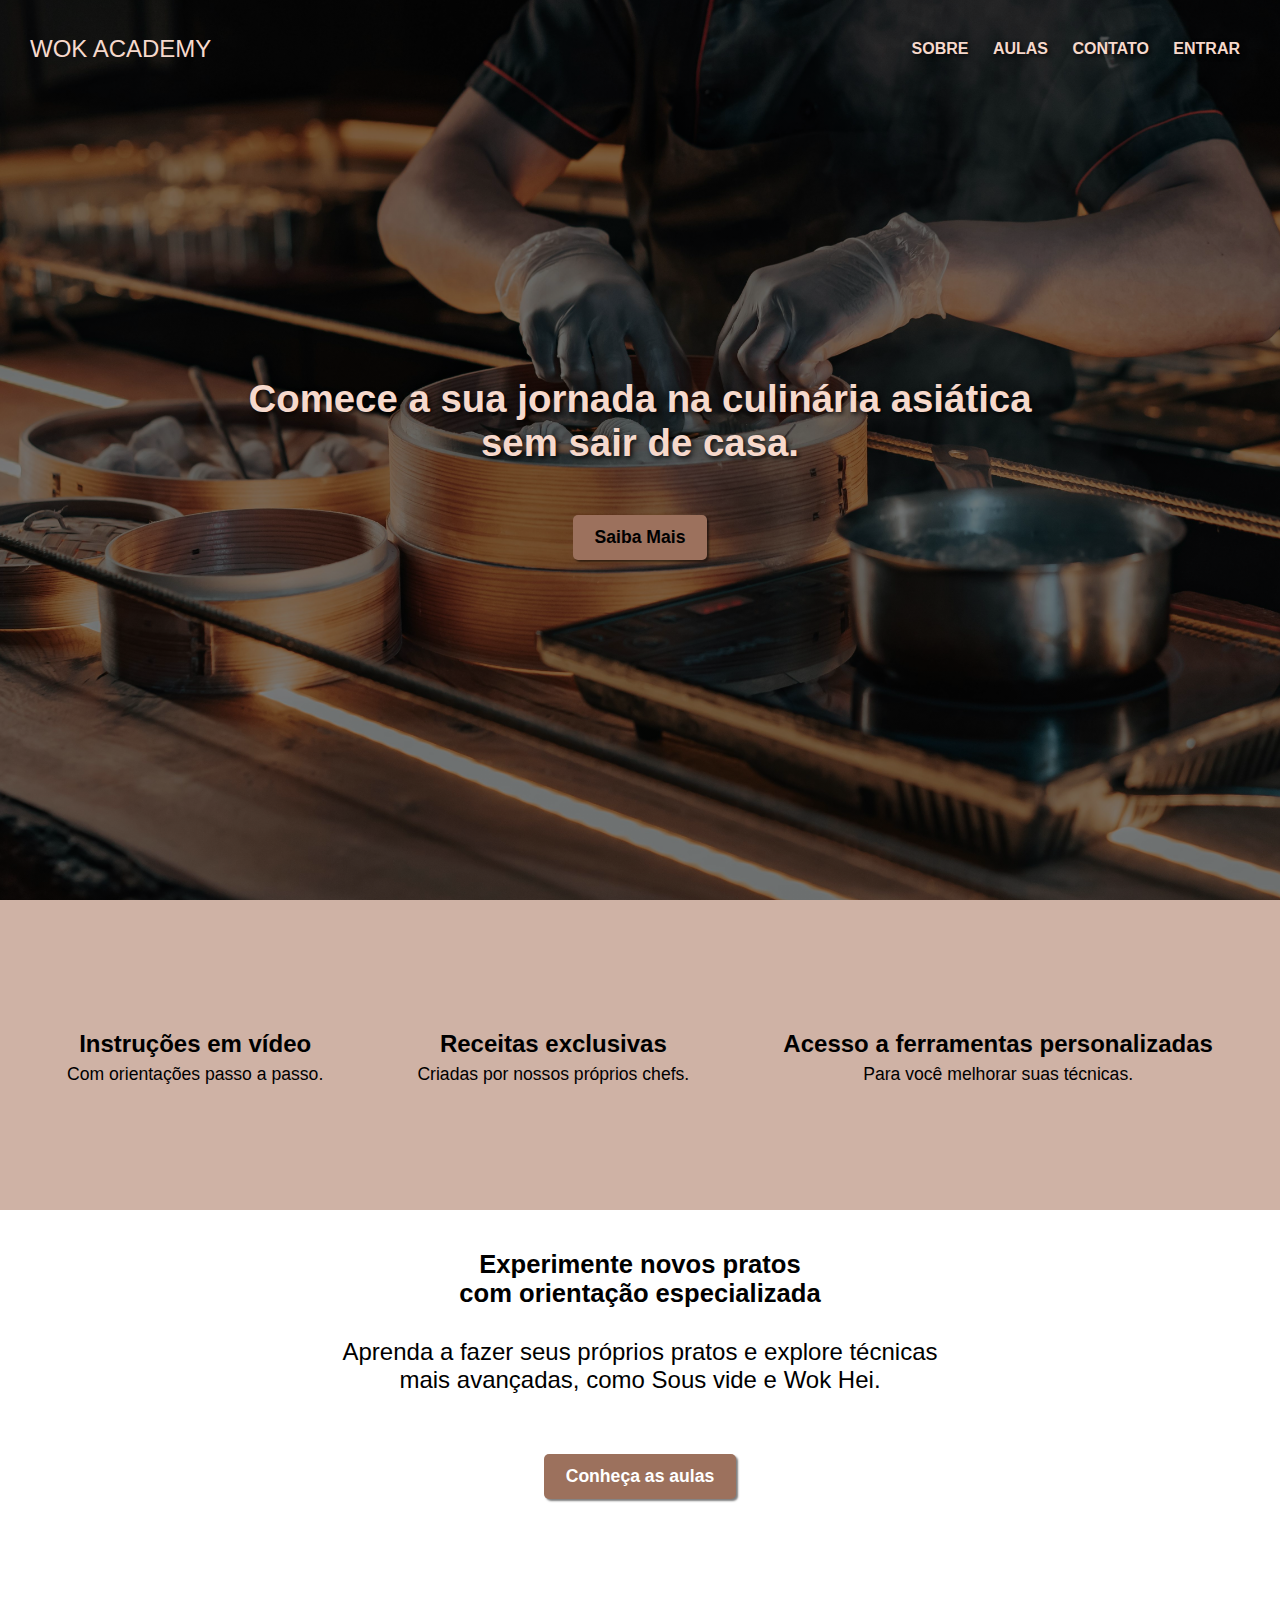
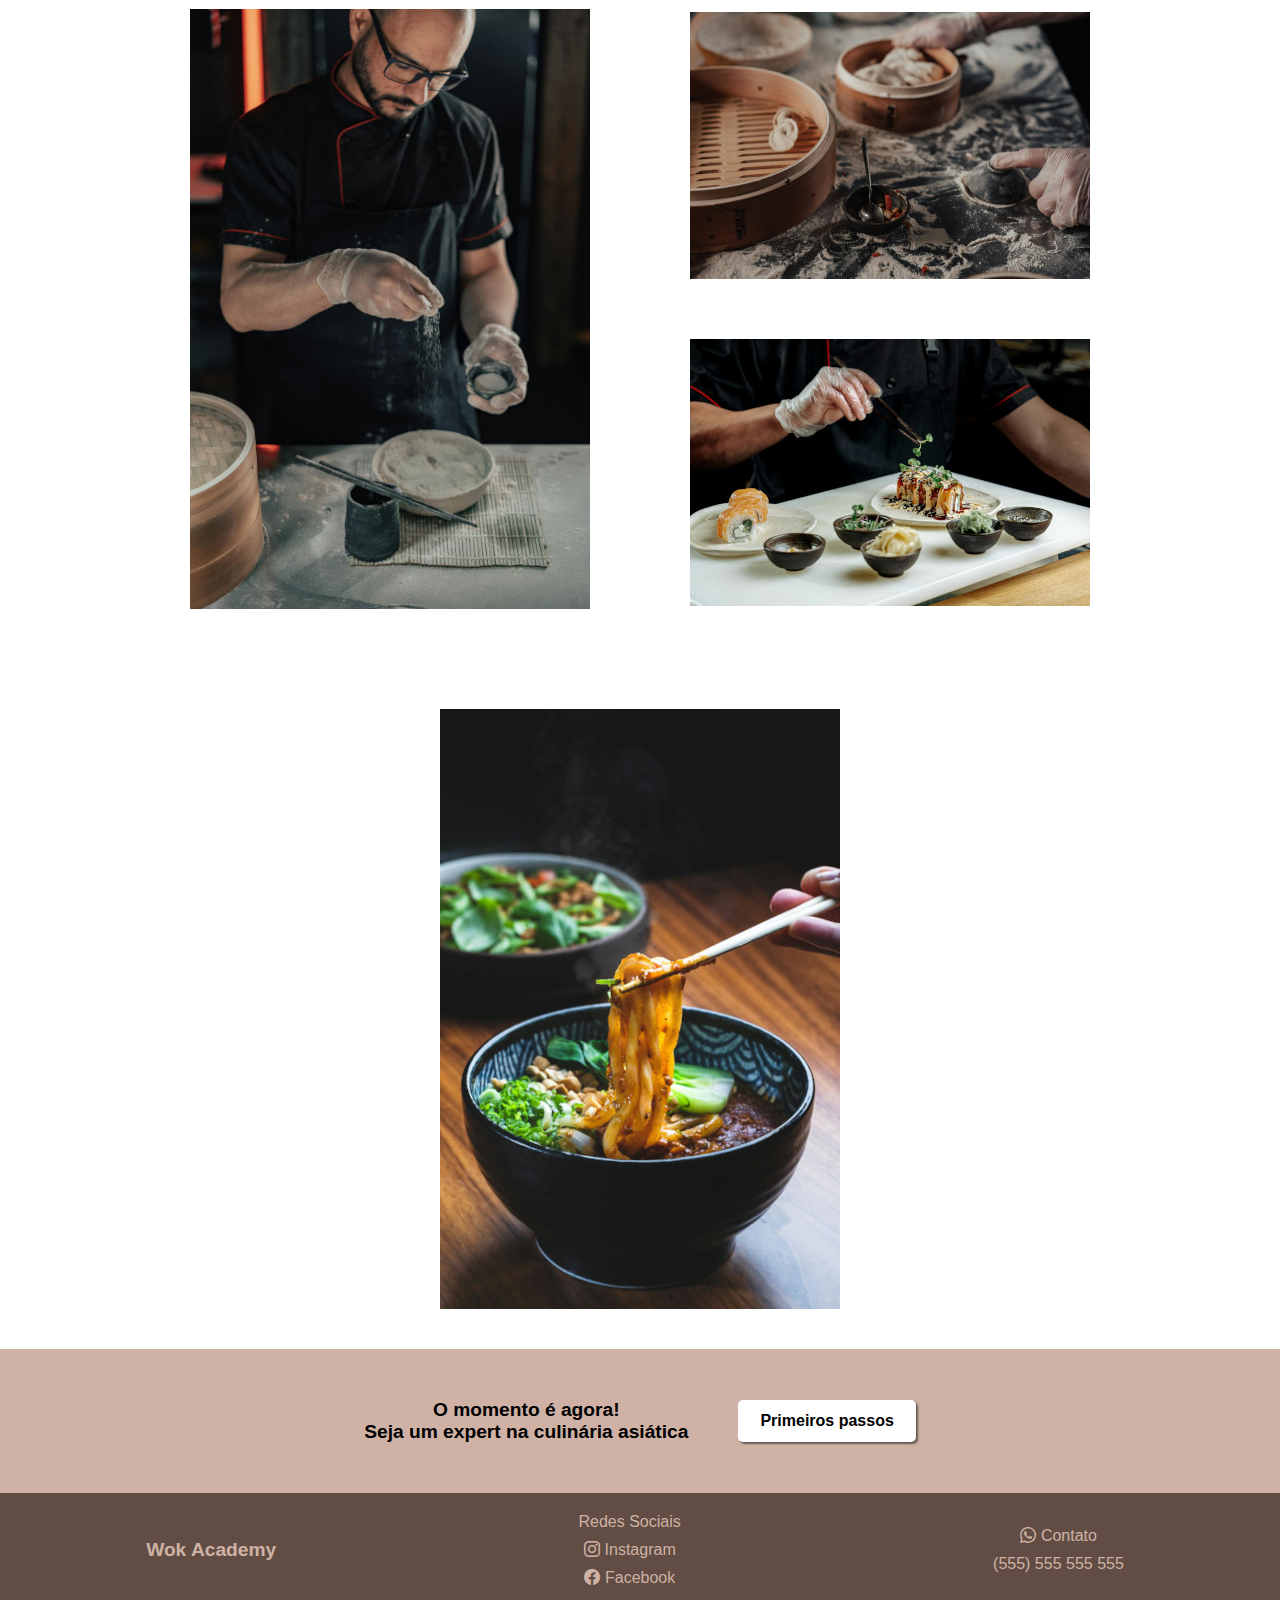
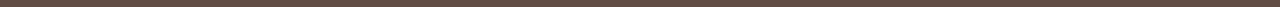
<file: index.html>
<!DOCTYPE html>
<html lang="pt-pt">
<head>
    <meta charset="UTF-8">
    <meta name="viewport" content="width=device-width, initial-scale=1.0">
    <title>Wok Academy</title>
    <link href="https://cdn.jsdelivr.net/npm/bootstrap-icons/font/bootstrap-icons.css" rel="stylesheet">
    <link rel="stylesheet" href="css/header.css">
    <link rel="stylesheet" href="css/conteiner1.css">
    <link rel="stylesheet" href="css/conteiner2-imgs.css">
    <link rel="stylesheet" href="css/conteiner3.css">
    <link rel="stylesheet" href="css/footer.css">
</head>
<body>
    <header>
        <div class="conteiner">
            <div class="titulo">WOK ACADEMY</div>
                <nav>
                    <a class="links hover-efeito" href="#">SOBRE</a>
                    <a class="links hover-efeito" href="#">AULAS</a>
                    <a class="links hover-efeito" href="#">CONTATO</a>
                    <a class="links hover-efeito" href="#">ENTRAR</a>
                </nav>
        </div>
            <div class="segtitulo">
                <h2>Comece a sua jornada na culinária asiática <br> sem sair de casa.</h2>
                <button class="saibamais hover-efeito">Saiba Mais</button>
            </div>
            
    </header>
    <main>
        <div class="conteiner1">
            <section>
                <h3 class="prop">Instruções em vídeo</h3>
                <p>Com orientações passo a passo.</p>
            </section>
            <section>
                <h3 class="prop">Receitas exclusivas</h3>
                <p>Criadas por nossos próprios chefs.</p>
            </section>
            <section>
                <h3 class="prop">Acesso a ferramentas personalizadas</h3>
                <p class="pprop">Para você melhorar suas técnicas.</p>
            </section>
        </div>
        <div class="conteiner2">
                <h3>Experimente novos pratos <br> com orientação especializada</h3>
                <p >Aprenda a fazer seus próprios pratos e explore técnicas <br> mais avançadas, como  Sous vide e Wok Hei.</p>
              <button class="hover-efeito">Conheça as aulas</button>
        </div>
        <div class="imgs">
            <!-- Coluna da esquerda -->
            <div class="coluna imgesq">
                <img src="imagens/img1-400.jpg" alt="Imagem 1">
            </div>
        
            <!-- Coluna do meio (duas imagens empilhadas) -->
            <div class="coluna imgcentro">
                <img id="imgc" src="imagens/img2-400.jpg" alt="Imagem 2">
                <img src="imagens/img3-400.jpg" alt="Imagem 3">
            </div>
        
            <!-- Coluna da direita -->
            <div class="coluna imgdir">
                <img src="imagens/img4-400.jpg" alt="Imagem 4">
            </div>
        </div>
        <div class="conteiner3">
                <section class="conteinersec">
                    <div class="paragrafo">
                        <p>O momento é agora!<br>Seja um expert na culinária asiática</p>
                    </div>
                    <div class="botao"><button class="hover-efeito">Primeiros passos</button></div>
                </section>
        </div>
    </main>
    <footer>
        <div class="conteiner-ft">

            <div class="ftlogo">
                <p>Wok Academy</p>
            </div>

            <div class="ftredes">
                Redes Sociais
                <p class="pr"><i class="bi bi-instagram"></i>Instagram<p>
                <p class="pr"><i class="bi bi-facebook"></i>Facebook</p>
            </div>
            
            <div class="ftcontato">
                <p><i class="bi bi-whatsapp"></i>Contato</p>
                <p class="pr">(555) 555 555 555</p>

            </div>
        </div>
    </footer>
</body>
</html>
</file>
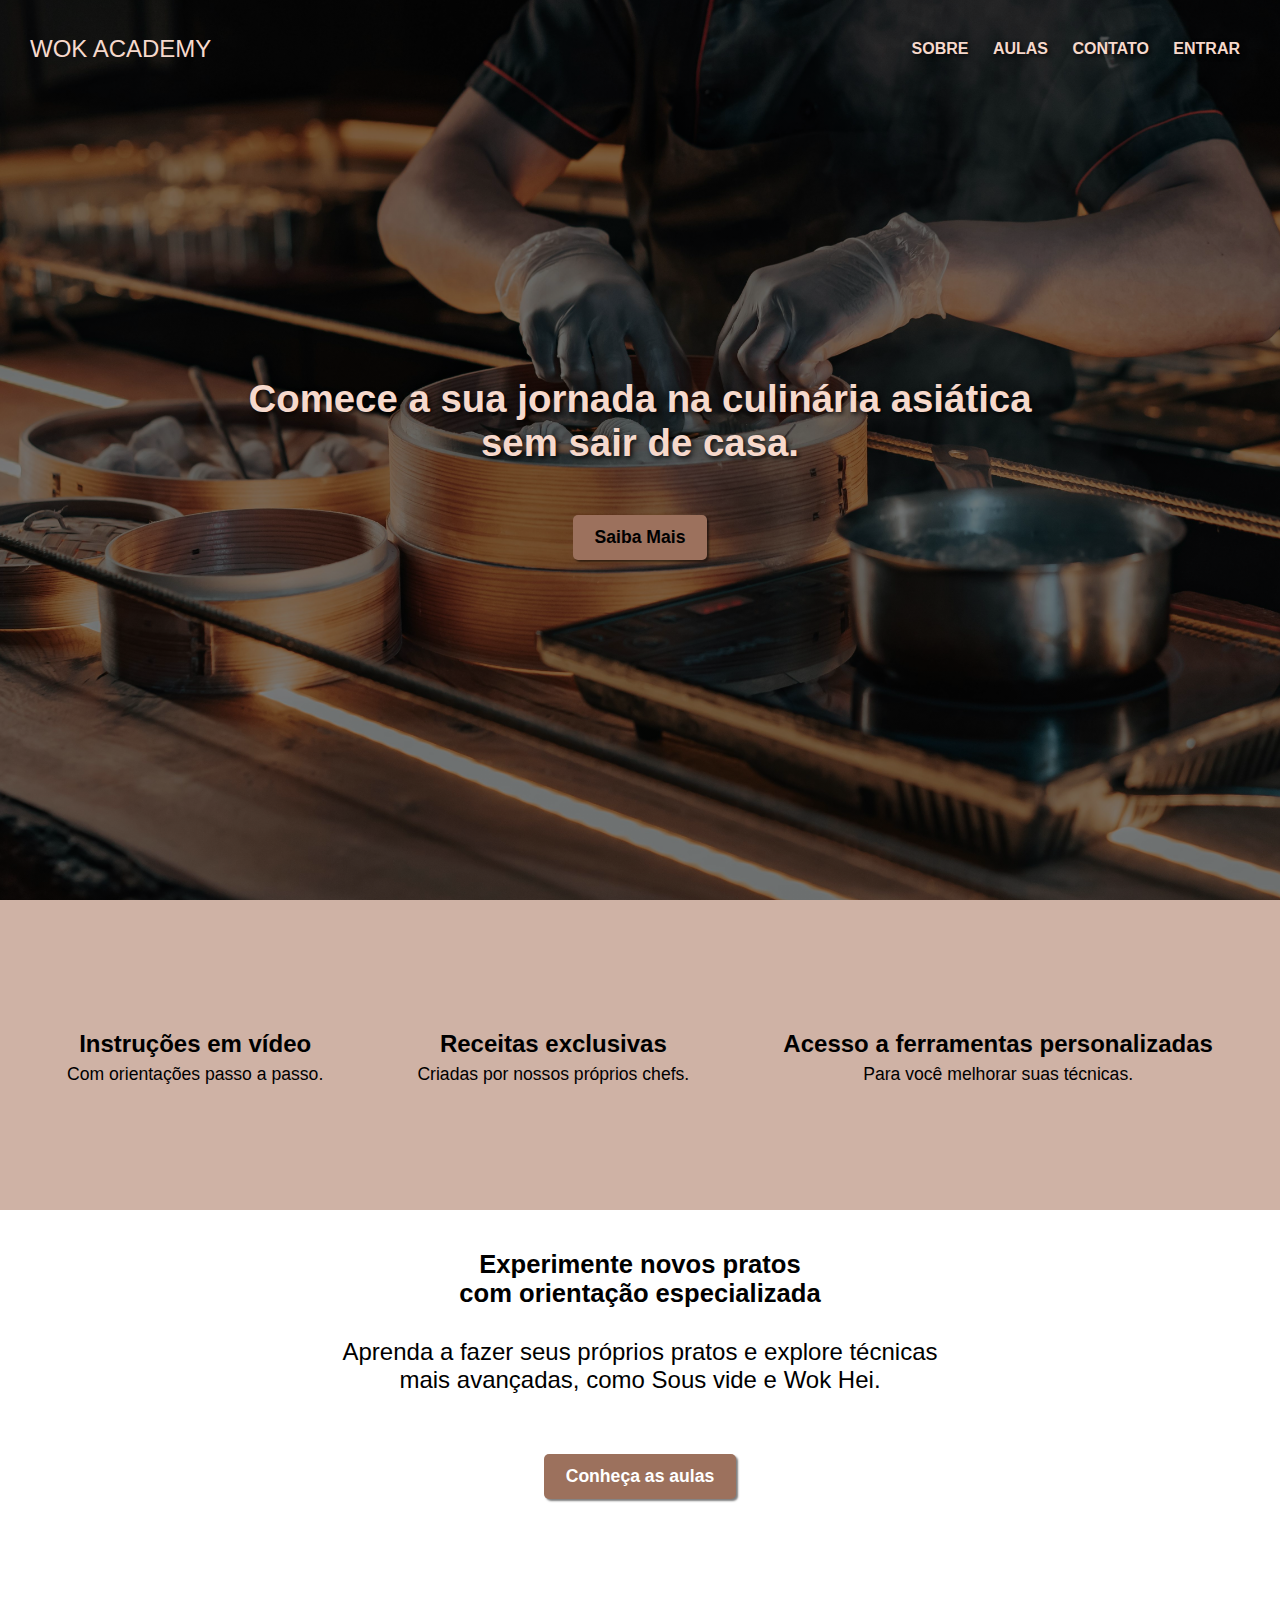
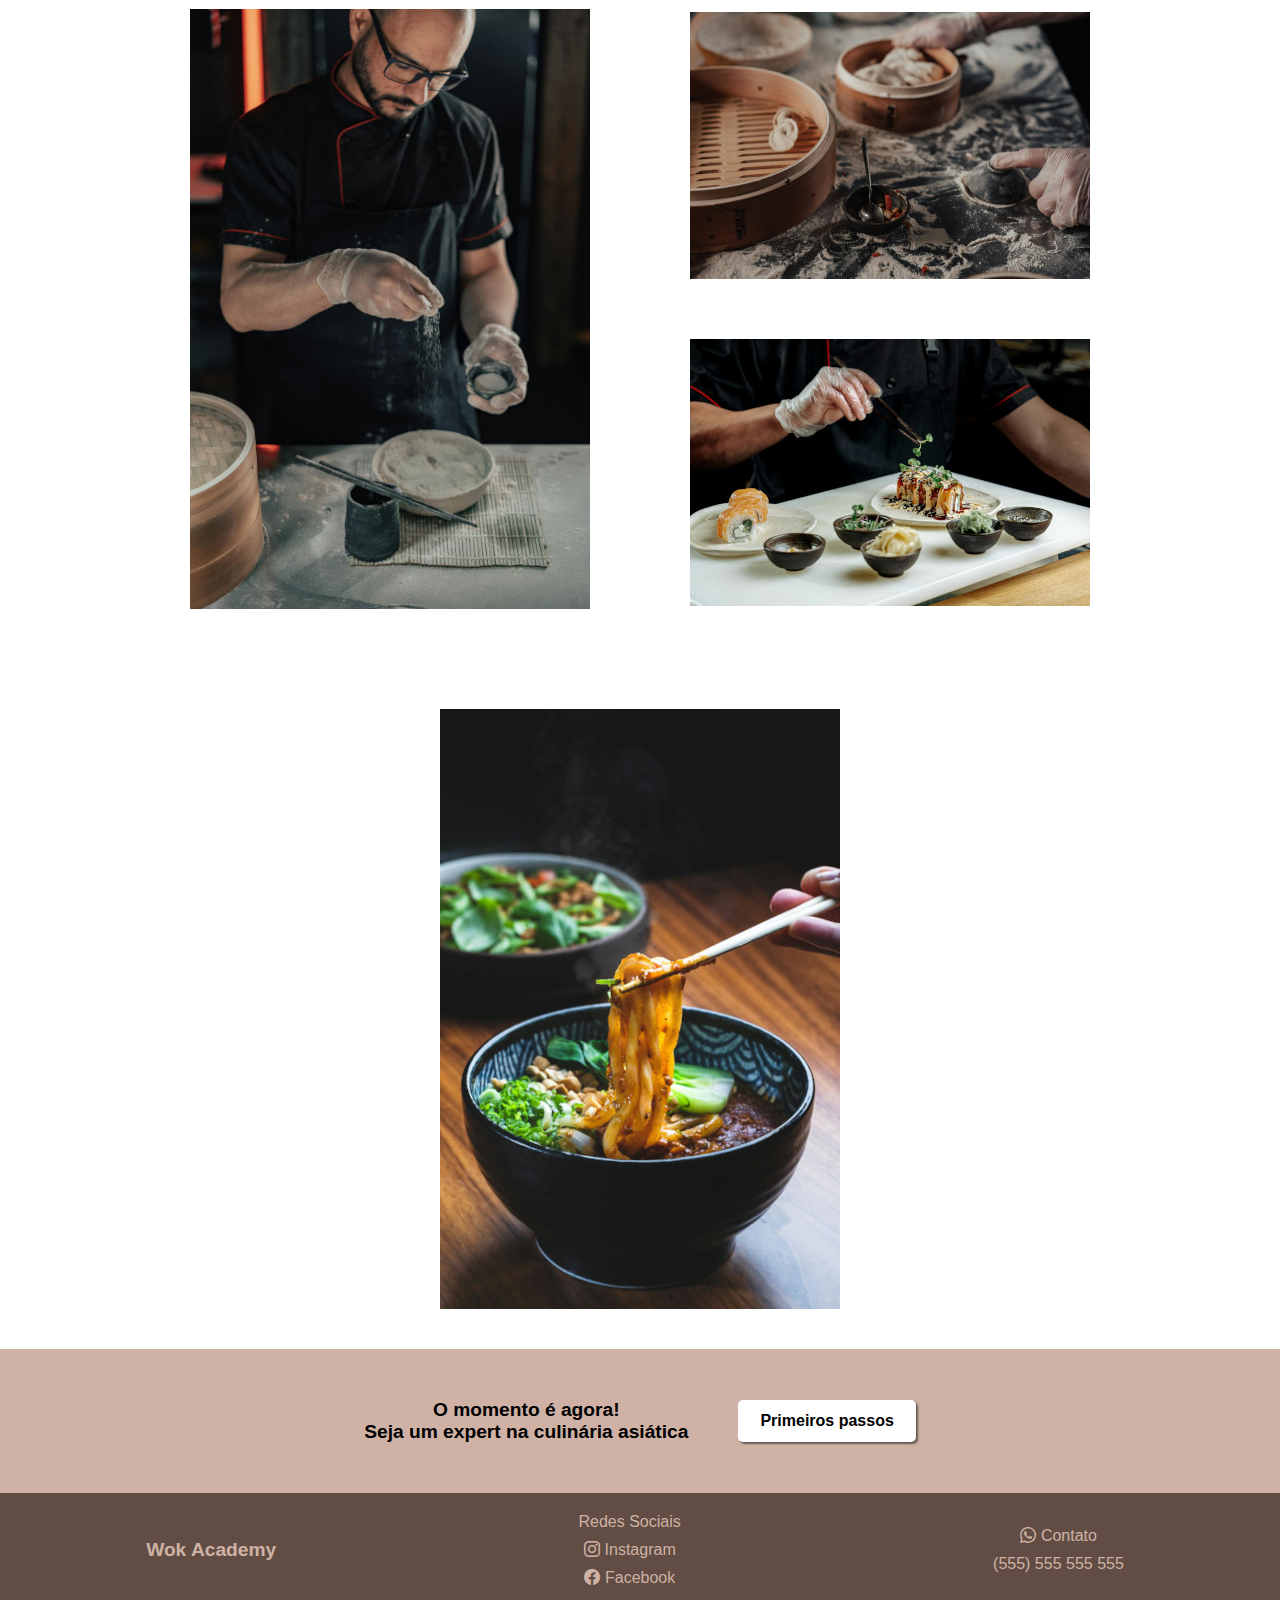
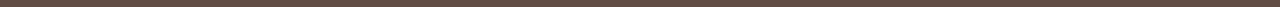
<file: html/index.html>
<!DOCTYPE html>
<html lang="pt-pt">
<head>
    <meta charset="UTF-8">
    <meta name="viewport" content="width=device-width, initial-scale=1.0">
    <title>Wok Academy</title>
    <link href="https://cdn.jsdelivr.net/npm/bootstrap-icons/font/bootstrap-icons.css" rel="stylesheet">
    <link rel="stylesheet" href="/css/header.css">
    <link rel="stylesheet" href="/css/conteiner1.css">
    <link rel="stylesheet" href="/css/conteiner2-imgs.css">
    <link rel="stylesheet" href="/css/conteiner3.css">
    <link rel="stylesheet" href="/css/footer.css">
</head>
<body>
    <header>
        <div class="conteiner">
            <div class="titulo">WOK ACADEMY</div>
                <nav>
                    <a class="links hover-efeito" href="#">SOBRE</a>
                    <a class="links hover-efeito" href="#">AULAS</a>
                    <a class="links hover-efeito" href="#">CONTATO</a>
                    <a class="links hover-efeito" href="#">ENTRAR</a>
                </nav>
        </div>
            <div class="segtitulo">
                <h2>Comece a sua jornada na culinária asiática <br> sem sair de casa.</h2>
                <button class="saibamais hover-efeito">Saiba Mais</button>
            </div>
            
    </header>
    <main>
        <div class="conteiner1">
            <section>
                <h3 class="prop">Instruções em vídeo</h3>
                <p>Com orientações passo a passo.</p>
            </section>
            <section>
                <h3 class="prop">Receitas exclusivas</h3>
                <p>Criadas por nossos próprios chefs.</p>
            </section>
            <section>
                <h3 class="prop">Acesso a ferramentas personalizadas</h3>
                <p class="pprop">Para você melhorar suas técnicas.</p>
            </section>
        </div>
        <div class="conteiner2">
                <h3>Experimente novos pratos <br> com orientação especializada</h3>
                <p >Aprenda a fazer seus próprios pratos e explore técnicas <br> mais avançadas, como  Sous vide e Wok Hei.</p>
              <button class="hover-efeito">Conheça as aulas</button>
        </div>
        <div class="imgs">
            <!-- Coluna da esquerda -->
            <div class="coluna imgesq">
                <img src="/imagens/img1-400.jpg" alt="Imagem 1">
            </div>
        
            <!-- Coluna do meio (duas imagens empilhadas) -->
            <div class="coluna imgcentro">
                <img id="imgc" src="/imagens/img2-400.jpg" alt="Imagem 2">
                <img src="/imagens/img3-400.jpg" alt="Imagem 3">
            </div>
        
            <!-- Coluna da direita -->
            <div class="coluna imgdir">
                <img src="/imagens/img4-400.jpg" alt="Imagem 4">
            </div>
        </div>
        <div class="conteiner3">
                <section class="conteinersec">
                    <div class="paragrafo">
                        <p>O momento é agora!<br>Seja um expert na culinária asiática</p>
                    </div>
                    <div class="botao"><button class="hover-efeito">Primeiros passos</button></div>
                </section>
        </div>
    </main>
    <footer>
        <div class="conteiner-ft">

            <div class="ftlogo">
                <p>Wok Academy</p>
            </div>

            <div class="ftredes">
                Redes Sociais
                <p class="pr"><i class="bi bi-instagram"></i>Instagram<p>
                <p class="pr"><i class="bi bi-facebook"></i>Facebook</p>
            </div>
            
            <div class="ftcontato">
                <p><i class="bi bi-whatsapp"></i>Contato</p>
                <p class="pr">(555) 555 555 555</p>

            </div>
        </div>
    </footer>
</body>
</html>
</file>
<file: css/header.css>
@charset "UTF-8";

*{
    margin: 0px;
    padding: 0px;
    font-family: Verdana, Geneva, Tahoma, sans-serif;
}
/*css genérico para os hovers*/
.hover-efeito {
    cursor: pointer;
    transition: all 0.3s ease;
}

.hover-efeito:hover {
    transform: translateY(5px); 
    background-color: #f6d9cc;
}

header{
  background-image: linear-gradient(rgba(0, 0, 0, 0.5), rgba(0, 0, 0, 0.5)), 
  url("../imagens/original-1.jpg");
  background-size: cover;
  background-position: center;
  background-repeat: no-repeat;
  width: 100%;
  height:100vh;
  color: #f6d9cc;
}

.conteiner {
    display: flex;
    flex-flow: row wrap;
    justify-content: space-between;
    align-items: center;
    padding: 20px; 
} 

.titulo{
    font-size: 24px;
    margin-left: 10px;
}

nav {
    margin: 10px;
}

.links {
    display: inline-block;
    color: #f6d9cc;
    font-weight: bold;
    text-decoration: none;
    margin: 10px; 
    text-shadow: 2px 2px 5px rgba(0, 0, 0, 0.923);
}


nav a:hover {
    background-color: transparent !important;
}

.segtitulo{
    display: flex;
    flex-flow: column;
    gap: 10px;
    align-items: center;
    justify-content:center;
    text-align:center;
    height: 80vh;
    margin: 10px; 
    
}

h2{
    text-shadow: 2px 2px 5px rgba(0, 0, 0, 0.923);
    font-size: 2.4em; 
}

.saibamais{
    margin-top: 40px;
    padding: 12px 22px;
    font-size: 1.1em;
    background-color:#9C715D;
    color: black;
    border: none;
    border-radius: 5px;
    box-shadow: 2px 2px 2px rgba(0, 0, 0, 0.508);
}
</file>
<file: css/conteiner1.css>
@charset "UTF-8";

.conteiner1 {
    background-color: #CFB2A5;
    display: flex;
    flex-flow: row wrap;
    justify-content: space-around;
    align-items: center;
    text-align: center;
    padding: 20px;
    height: 30vh;
}
 .prop {
   font-size: 1.5em;
   line-height: 1.6;
 }

 .conteiner1 > section  p {
    font-size: 1.1em;
 }
</file>
<file: css/conteiner2-imgs.css>
@charset "UTF-8";

.conteiner2 {
    display: flex;
    flex-flow: column wrap;
    justify-content: center;
    align-items: center;
    text-align: center;
    gap: 30px;
    margin: 40px;
    max-width: 100%;
    overflow: hidden;  
}

.conteiner2 h3 {
    font-size: 1.6em;
}

.conteiner2 p {
    font-size: 1.5em;
}

.conteiner2 button {
    color: white;
    margin: 30px;
    padding: 12px 22px;
    font-size: 1.1em;
    background-color:#9C715D;
    box-shadow: 2px 2px 2px rgba(0, 0, 0, 0.508);
}

.imgs {
    display: flex;
    flex-wrap: wrap;
    justify-content: center;
    gap: 20px;
    max-width: 100%;
    height: auto;
    overflow: hidden; 
}

.coluna {
    display: flex;
    flex-direction: column;
    gap: 30px;
    margin: 40px;
}

.imgcentro{
    justify-content: center;
}

#imgc{
    margin-bottom: 30px;
}
</file>
<file: css/conteiner3.css>
@charset "UTF-8";

.conteiner3 {
    background-color:#CFB2A5 ;
    display: flex;
    align-items: center;
    justify-content: center;
    padding: 20px 40px;
    min-height: 20px;
    
}
.conteinersec {
    
    padding: 30px;
    display: flex;
    gap: 50px;
    text-align: center;
}

.paragrafo {
    color: black;
    font-size: 1.2em;
    font-weight: bolder;
}

button {
    padding: 12px 22px;
    font-size: 1em;
    font-weight: bolder;
    background-color:white;
    color: black;
    border: none;
    border-radius: 5px;
    box-shadow: 2px 2px 2px rgba(0, 0, 0, 0.508);
}

.botao{
    display: flex;
    align-items: center;
}
</file>
<file: css/footer.css>
@charset "UTF-8";

footer{
    background-color:#614d44 ;
}
.conteiner-ft {
    display: flex;
    justify-content: space-around;
    align-items: center;
    text-align: center;
    padding: 10px 0;
    color:#CFB2A5;
   
}

.ftlogo{
    font-size: 1.2em;
    font-weight: bolder;
}

.ftredes, .ftcontato {
    display: flex;
    flex-direction: column;
    font-size: 1;
    padding: 10px;
}

.pr{
    padding-top: 10px;
    color:#CFB2A5 !important;
}

.ftredes i {
    margin-right: 5px;
}

.ftcontato i {
    margin-right: 5px;
}
</file>
